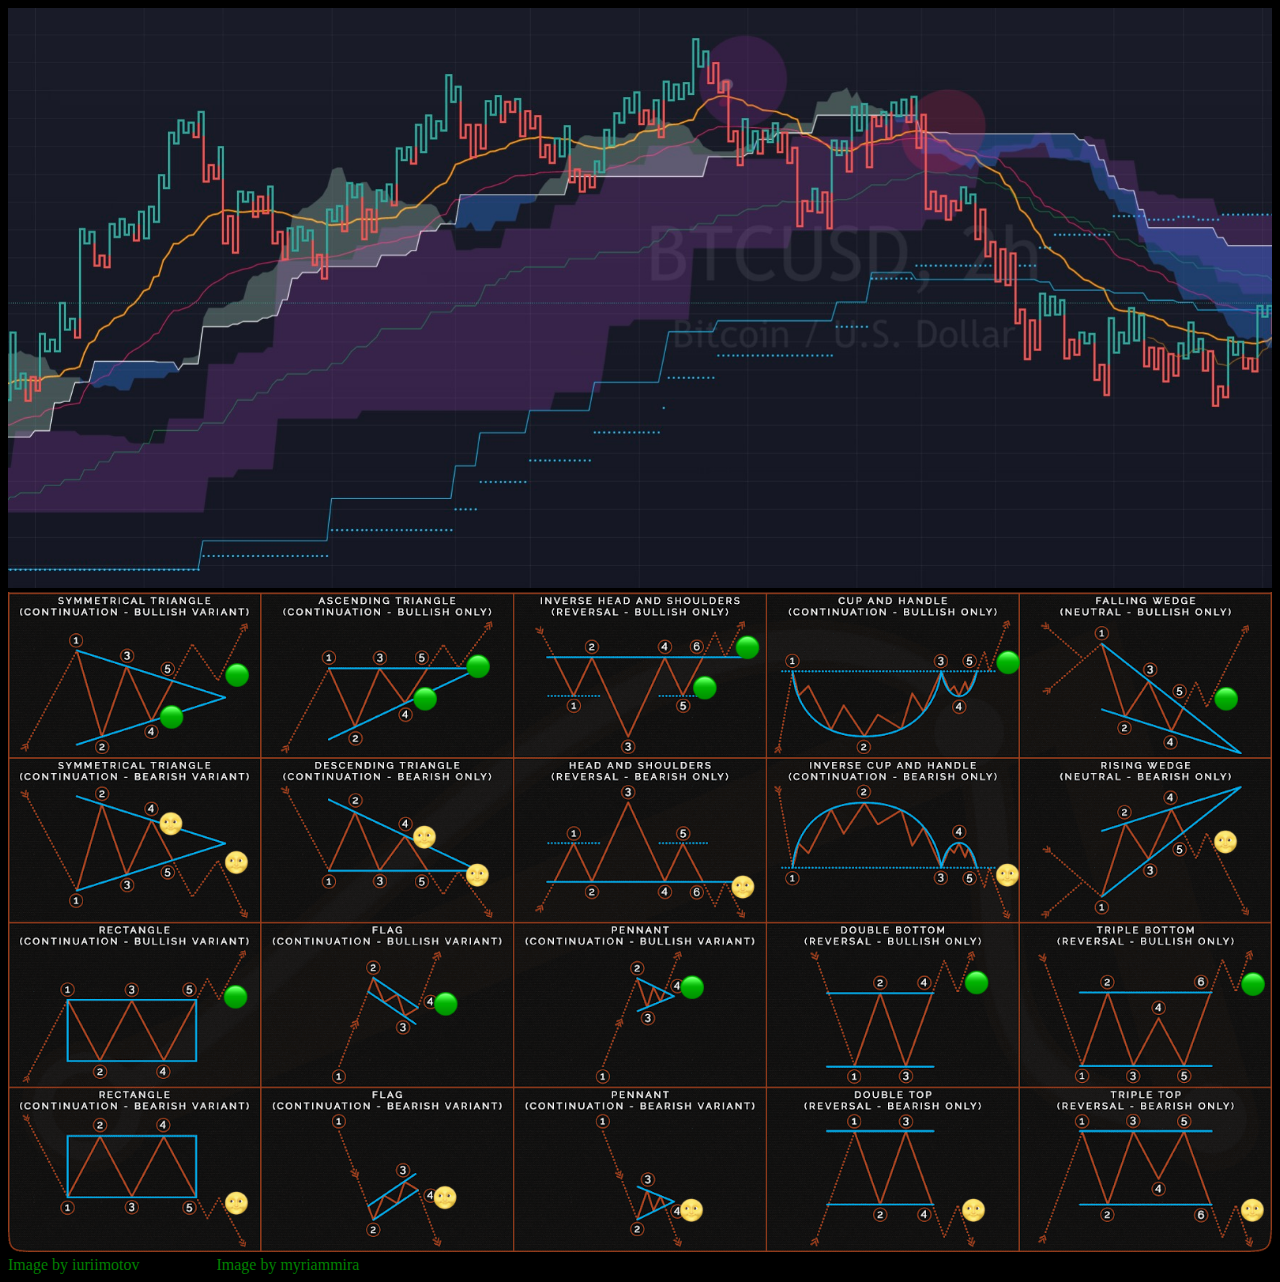
<file: attributions.html>
<!DOCTYPE html>
<html>
<head>
    <meta charset="UTF-8" />
    <meta http-equiv="X-UA-Compatible" content="IE=edge" />
    <meta name="viewport" content="width=device-width, initial-scale=1.0" />
    <link rel="stylesheet" type="text/css" href="main.css" />
    <title>treasurehidinafield</title>
</head>

<div>

<img src="img/pretty_chart3.jpg" class="img" alt="" width="100%">
<img src="img/chart_patterns.png" class="img" alt="tradingaxe.com" width="100%">
<a href="https://www.freepik.com/free-vector/cryptocurrency-3d-golden-coins-set-bitcoin-ripple-ethereum-litecoin-monero-other_9175918.htm#query=crypto%20logo&position=2&from_view=keyword">Image by iuriimotov</a> on Freepik
<a href="https://www.freepik.com/free-vector/popular-cryptocurrency-logos-set_23678052.htm#query=crypto&position=1&from_view=search">Image by myriammira</a> on Freepik
http://cliparts.co/paper-png

</div>



</body></html>
</file>
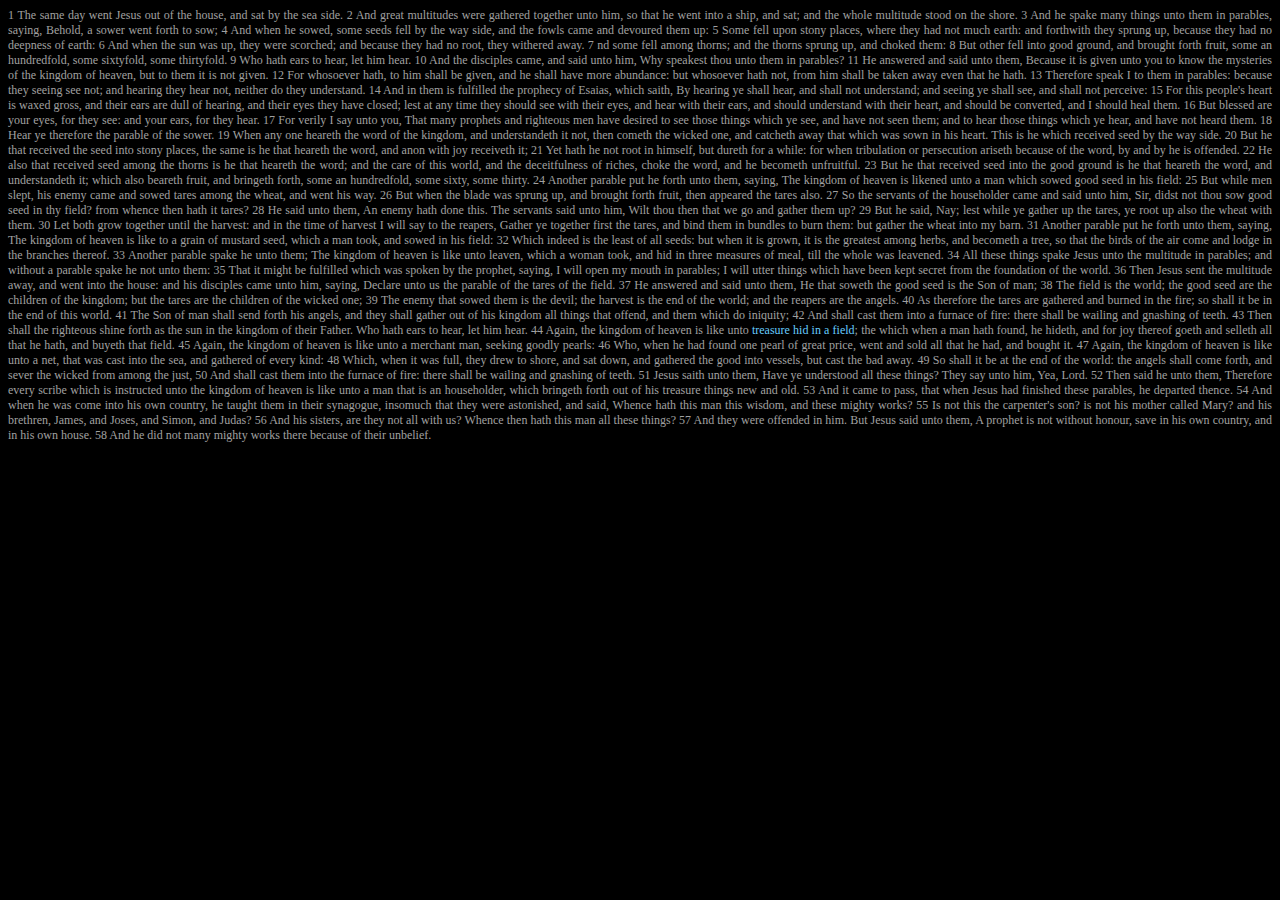
<file: bible.html>
<!DOCTYPE html>
<html>
<head>
    <meta charset="UTF-8" />
    <meta http-equiv="X-UA-Compatible" content="IE=edge" />
    <meta name="viewport" content="width=device-width, initial-scale=1.0" />
    <link rel="stylesheet" type="text/css" href="main.css" />
    <title>treasurehidinafield</title>
</head>

<div class="text_bible">
1 The same day went Jesus out of the house, and sat by the sea side.

2 And great multitudes were gathered together unto him, so that he went into a ship, and sat; and the whole multitude stood on the shore.

3 And he spake many things unto them in parables, saying, Behold, a sower went forth to sow;

4 And when he sowed, some seeds fell by the way side, and the fowls came and devoured them up:

5 Some fell upon stony places, where they had not much earth: and forthwith they sprung up, because they had no deepness of earth:

6 And when the sun was up, they were scorched; and because they had no root, they withered away.

7 nd some fell among thorns; and the thorns sprung up, and choked them:

8 But other fell into good ground, and brought forth fruit, some an hundredfold, some sixtyfold, some thirtyfold.

9 Who hath ears to hear, let him hear.

10 And the disciples came, and said unto him, Why speakest thou unto them in parables?

11 He answered and said unto them, Because it is given unto you to know the mysteries of the kingdom of heaven, but to them it is not given.

12 For whosoever hath, to him shall be given, and he shall have more abundance: but whosoever hath not, from him shall be taken away even that he hath.

13 Therefore speak I to them in parables: because they seeing see not; and hearing they hear not, neither do they understand.

14 And in them is fulfilled the prophecy of Esaias, which saith, By hearing ye shall hear, and shall not understand; and seeing ye shall see, and shall not perceive:

15 For this people's heart is waxed gross, and their ears are dull of hearing, and their eyes they have closed; lest at any time they should see with their eyes, and hear with their ears, and should understand with their heart, and should be converted, and I should heal them.

16 But blessed are your eyes, for they see: and your ears, for they hear.

17 For verily I say unto you, That many prophets and righteous men have desired to see those things which ye see, and have not seen them; and to hear those things which ye hear, and have not heard them.

18 Hear ye therefore the parable of the sower.

19 When any one heareth the word of the kingdom, and understandeth it not, then cometh the wicked one, and catcheth away that which was sown in his heart. This is he which received seed by the way side.

20 But he that received the seed into stony places, the same is he that heareth the word, and anon with joy receiveth it;

21 Yet hath he not root in himself, but dureth for a while: for when tribulation or persecution ariseth because of the word, by and by he is offended.

22 He also that received seed among the thorns is he that heareth the word; and the care of this world, and the deceitfulness of riches, choke the word, and he becometh unfruitful.

23 But he that received seed into the good ground is he that heareth the word, and understandeth it; which also beareth fruit, and bringeth forth, some an hundredfold, some sixty, some thirty.

24 Another parable put he forth unto them, saying, The kingdom of heaven is likened unto a man which sowed good seed in his field:

25 But while men slept, his enemy came and sowed tares among the wheat, and went his way.

26 But when the blade was sprung up, and brought forth fruit, then appeared the tares also.

27 So the servants of the householder came and said unto him, Sir, didst not thou sow good seed in thy field? from whence then hath it tares?

28 He said unto them, An enemy hath done this. The servants said unto him, Wilt thou then that we go and gather them up?

29 But he said, Nay; lest while ye gather up the tares, ye root up also the wheat with them.

30 Let both grow together until the harvest: and in the time of harvest I will say to the reapers, Gather ye together first the tares, and bind them in bundles to burn them: but gather the wheat into my barn.

31 Another parable put he forth unto them, saying, The kingdom of heaven is like to a grain of mustard seed, which a man took, and sowed in his field:

32 Which indeed is the least of all seeds: but when it is grown, it is the greatest among herbs, and becometh a tree, so that the birds of the air come and lodge in the branches thereof.

33 Another parable spake he unto them; The kingdom of heaven is like unto leaven, which a woman took, and hid in three measures of meal, till the whole was leavened.

34 All these things spake Jesus unto the multitude in parables; and without a parable spake he not unto them:

35 That it might be fulfilled which was spoken by the prophet, saying, I will open my mouth in parables; I will utter things which have been kept secret from the foundation of the world.

36 Then Jesus sent the multitude away, and went into the house: and his disciples came unto him, saying, Declare unto us the parable of the tares of the field.

37 He answered and said unto them, He that soweth the good seed is the Son of man;

38 The field is the world; the good seed are the children of the kingdom; but the tares are the children of the wicked one;

39 The enemy that sowed them is the devil; the harvest is the end of the world; and the reapers are the angels.

40 As therefore the tares are gathered and burned in the fire; so shall it be in the end of this world.

41 The Son of man shall send forth his angels, and they shall gather out of his kingdom all things that offend, and them which do iniquity;

42 And shall cast them into a furnace of fire: there shall be wailing and gnashing of teeth.

43 Then shall the righteous shine forth as the sun in the kingdom of their Father. Who hath ears to hear, let him hear.

44 Again, the kingdom of heaven is like unto <text_bible_2>treasure hid in a field</text_bible_2>; the which when a man hath found, he hideth, and for joy thereof goeth and selleth all that he hath, and buyeth that field.

45 Again, the kingdom of heaven is like unto a merchant man, seeking goodly pearls:

46 Who, when he had found one pearl of great price, went and sold all that he had, and bought it.

47 Again, the kingdom of heaven is like unto a net, that was cast into the sea, and gathered of every kind:

48 Which, when it was full, they drew to shore, and sat down, and gathered the good into vessels, but cast the bad away.

49 So shall it be at the end of the world: the angels shall come forth, and sever the wicked from among the just,

50 And shall cast them into the furnace of fire: there shall be wailing and gnashing of teeth.

51 Jesus saith unto them, Have ye understood all these things? They say unto him, Yea, Lord.

52 Then said he unto them, Therefore every scribe which is instructed unto the kingdom of heaven is like unto a man that is an householder, which bringeth forth out of his treasure things new and old.

53 And it came to pass, that when Jesus had finished these parables, he departed thence.

54 And when he was come into his own country, he taught them in their synagogue, insomuch that they were astonished, and said, Whence hath this man this wisdom, and these mighty works?

55 Is not this the carpenter's son? is not his mother called Mary? and his brethren, James, and Joses, and Simon, and Judas?

56 And his sisters, are they not all with us? Whence then hath this man all these things?

57 And they were offended in him. But Jesus said unto them, A prophet is not without honour, save in his own country, and in his own house.

58 And he did not many mighty works there because of their unbelief.</text_bible>
</div>



</body></html>
</file>
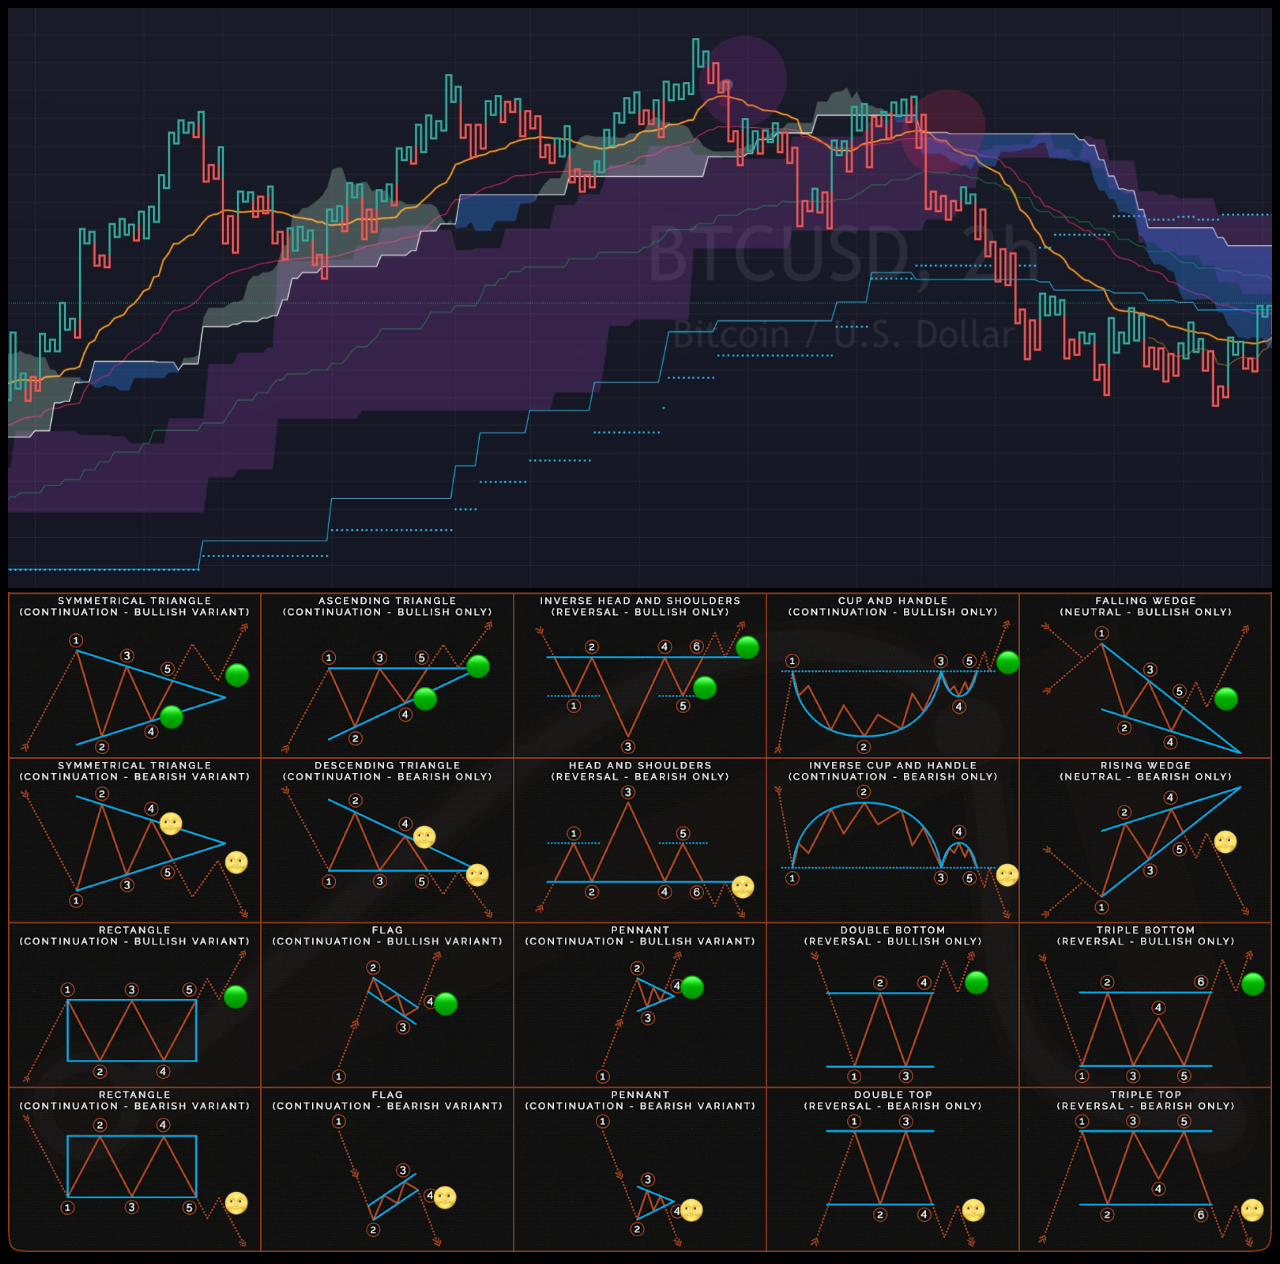
<file: charts.html>
<!DOCTYPE html>
<html>
<head>
    <meta charset="UTF-8" />
    <meta http-equiv="X-UA-Compatible" content="IE=edge" />
    <meta name="viewport" content="width=device-width, initial-scale=1.0" />
    <link rel="stylesheet" type="text/css" href="main.css" />
    <title>treasurehidinafield</title>
</head>

<div>

<img src="img/pretty_chart3.jpg" class="img" alt="" width="100%">
<img src="img/chart_patterns.png" class="img" alt="tradingaxe.com" width="100%">


</div>



</body></html>
</file>
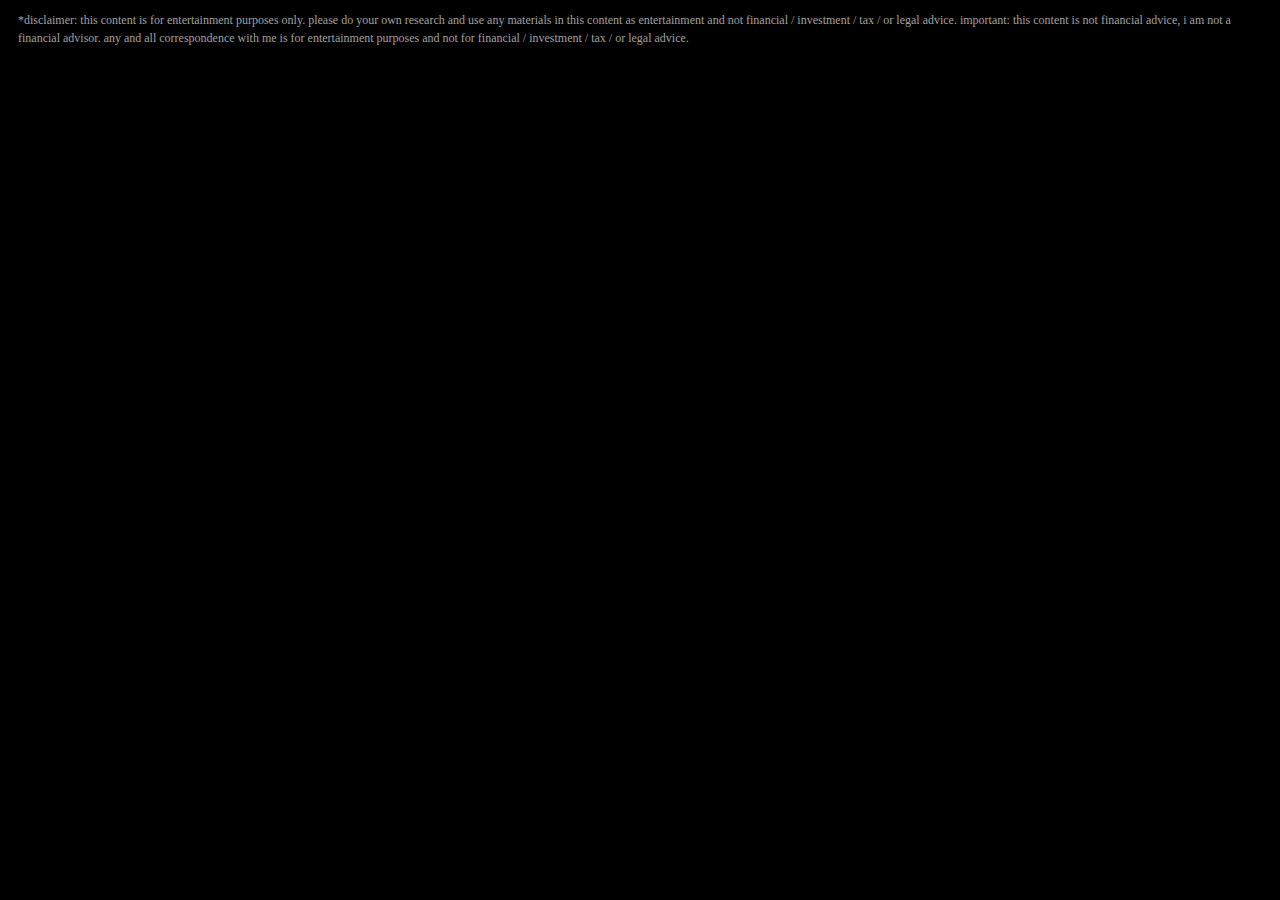
<file: footer.html>
<!DOCTYPE html>
<html>
<head>
    <meta charset="UTF-8" />
    <meta http-equiv="X-UA-Compatible" content="IE=edge" />
    <meta name="viewport" content="width=device-width, initial-scale=1.0" />
    <link rel="stylesheet" type="text/css" href="main.css" />
    <title>treasurehidinafield</title>
</head>

<body>


<div class="footer">
<text_footer>*disclaimer: this content is for entertainment purposes only. please do your own research and use any materials in this content as entertainment and not financial / investment / tax / or legal advice. important: this content is not financial advice, i am not a financial advisor. any and all correspondence with me is for entertainment purposes and not for financial / investment / tax / or legal advice.
</text_footer>

<!--<text_footer>*disclaimer: This content is for entertainment purposes only. Please do your own research and use any materials in this content as entertainment and not Financial / Investment / Tax / or Legal advice. Important: This content is not financial advice, I am not a financial advisor. Any and all correspondence with me is for entertainment purposes and not for Financial / Investment / Tax / or Legal advice.
</text_footer> -->

</div>


</body>
</html>
</file>
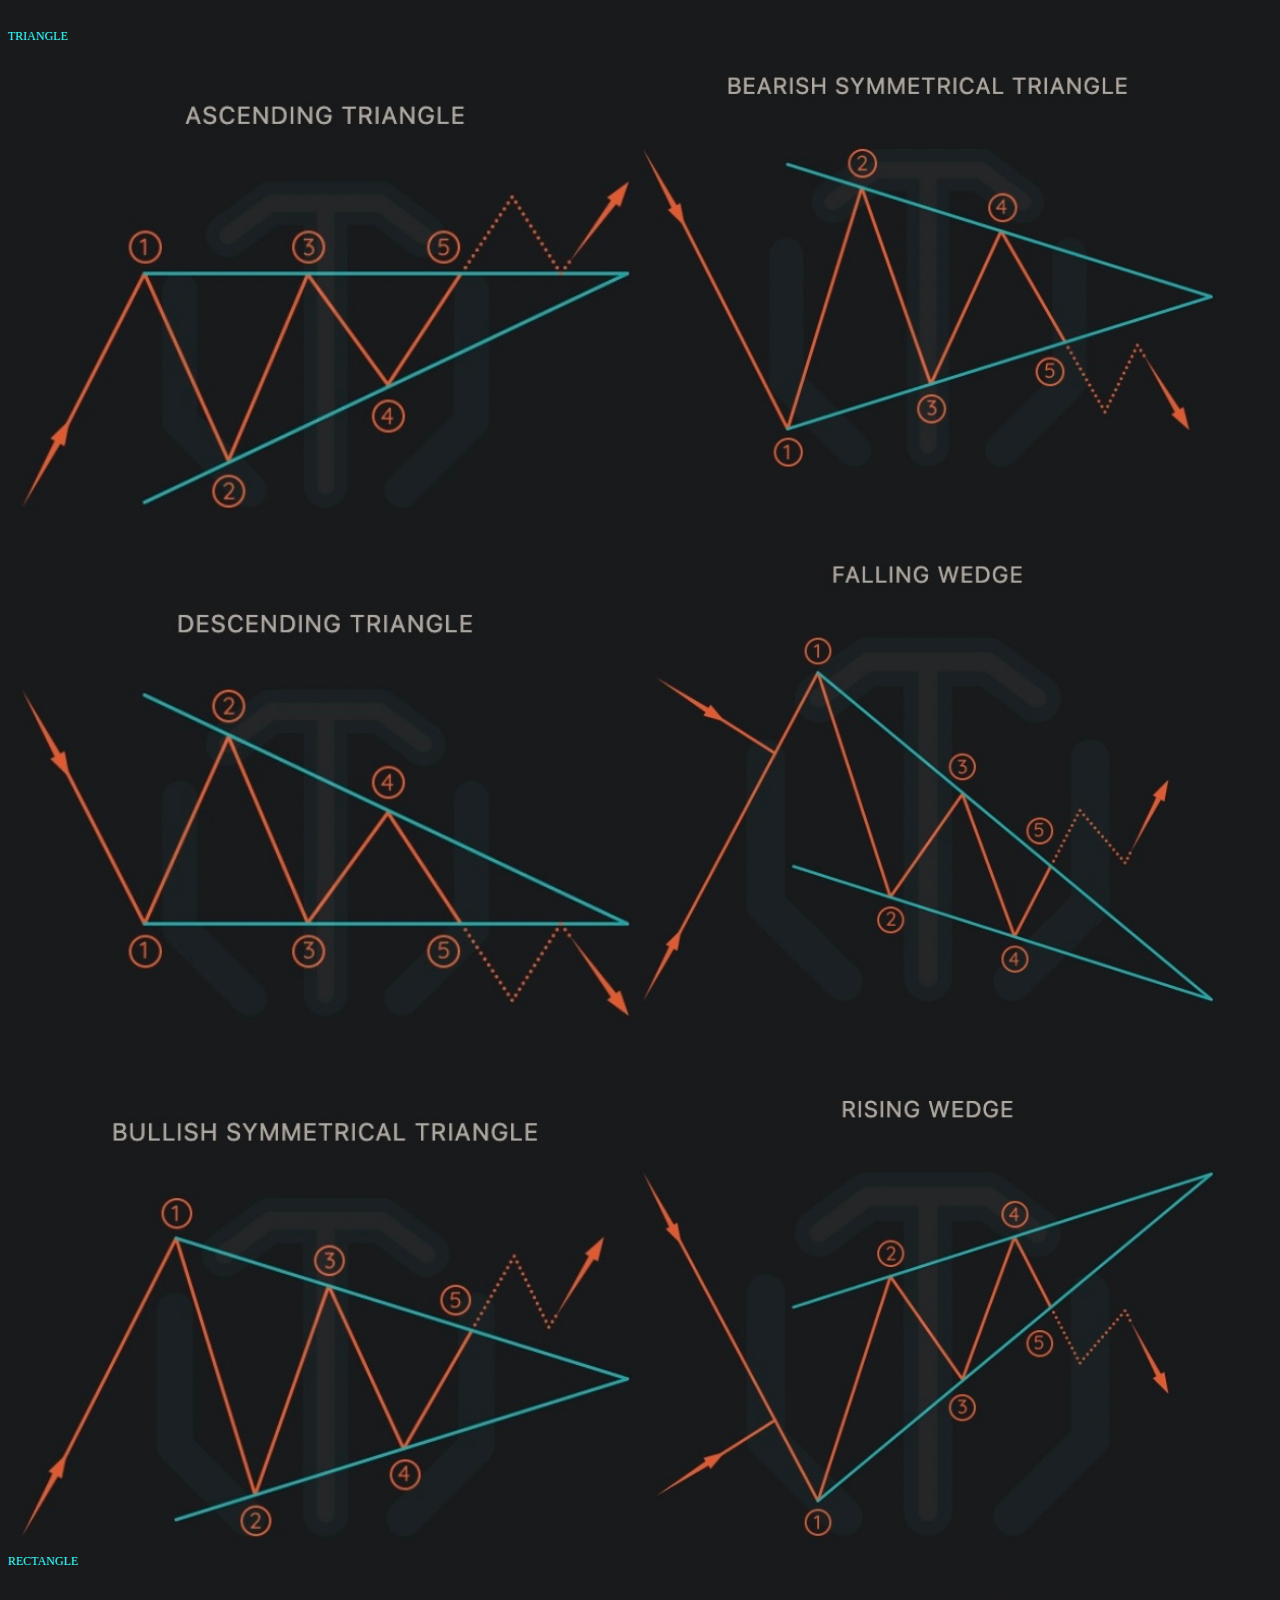
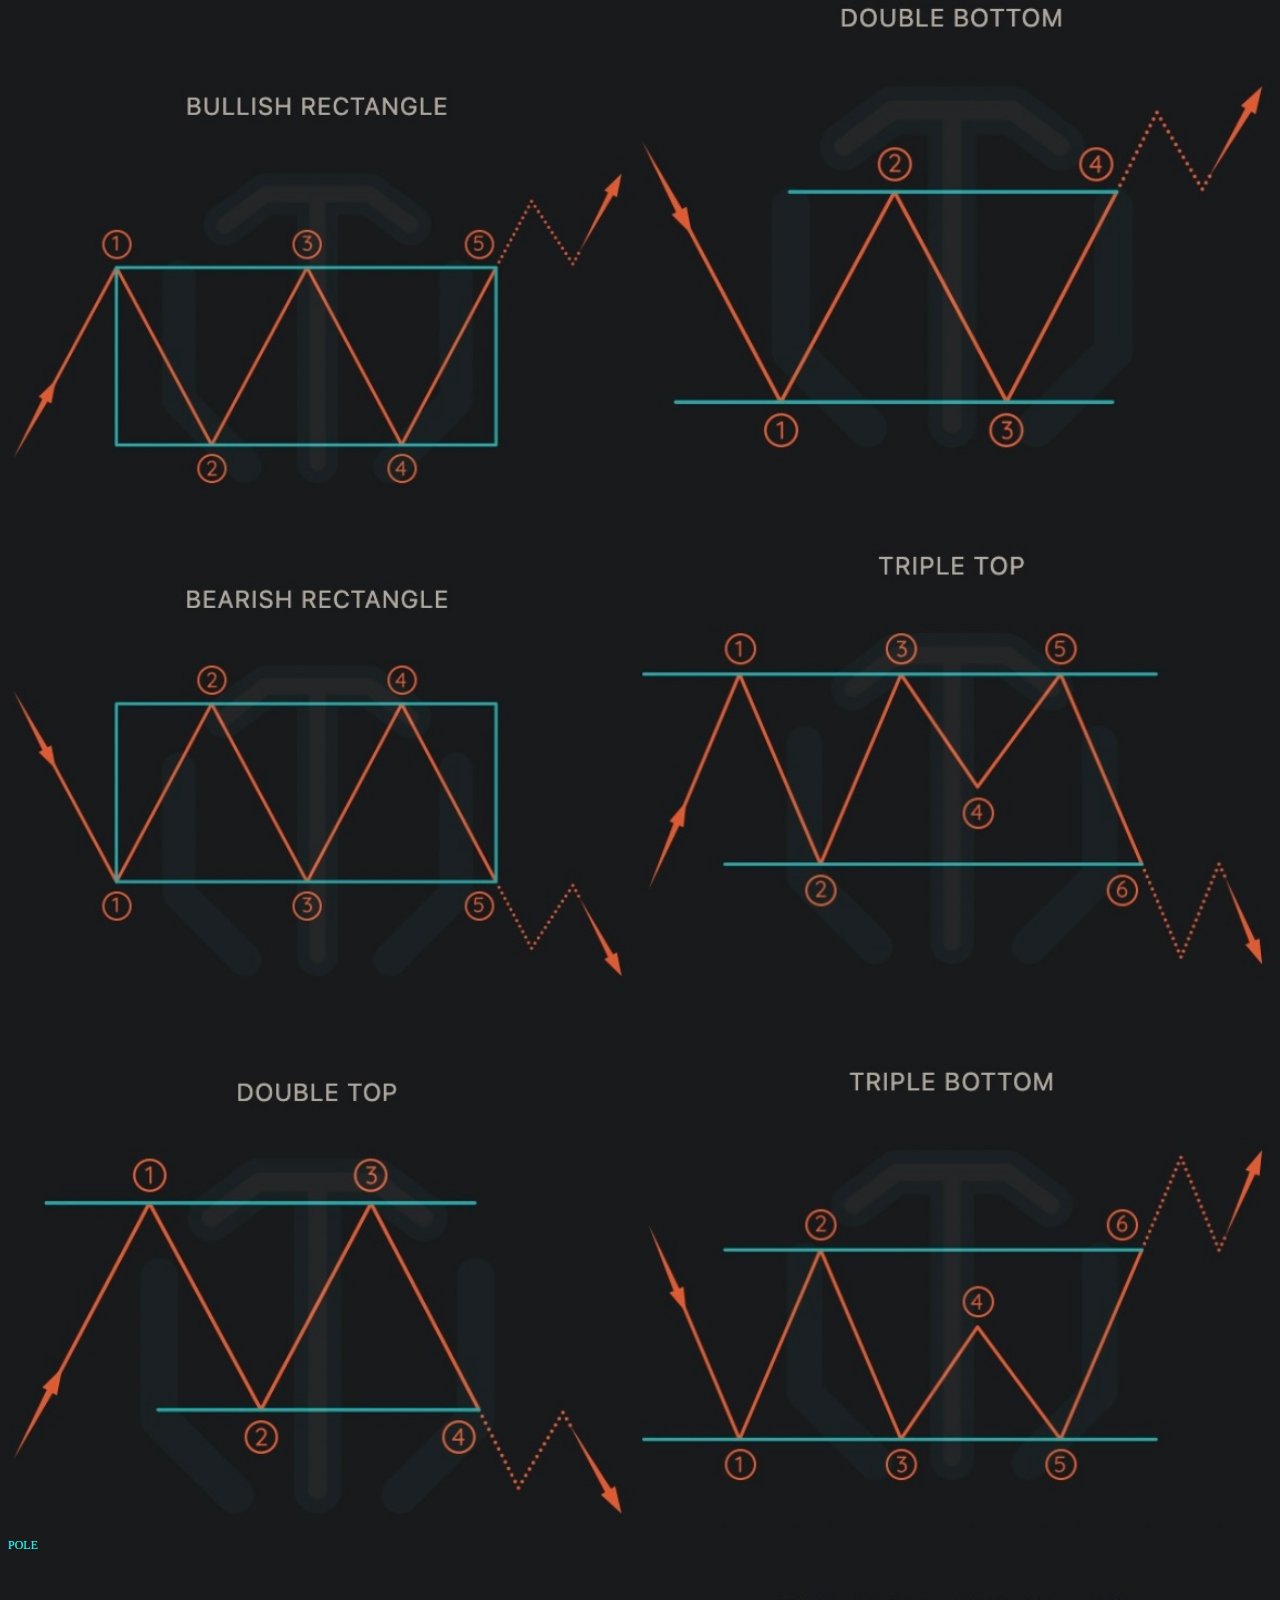
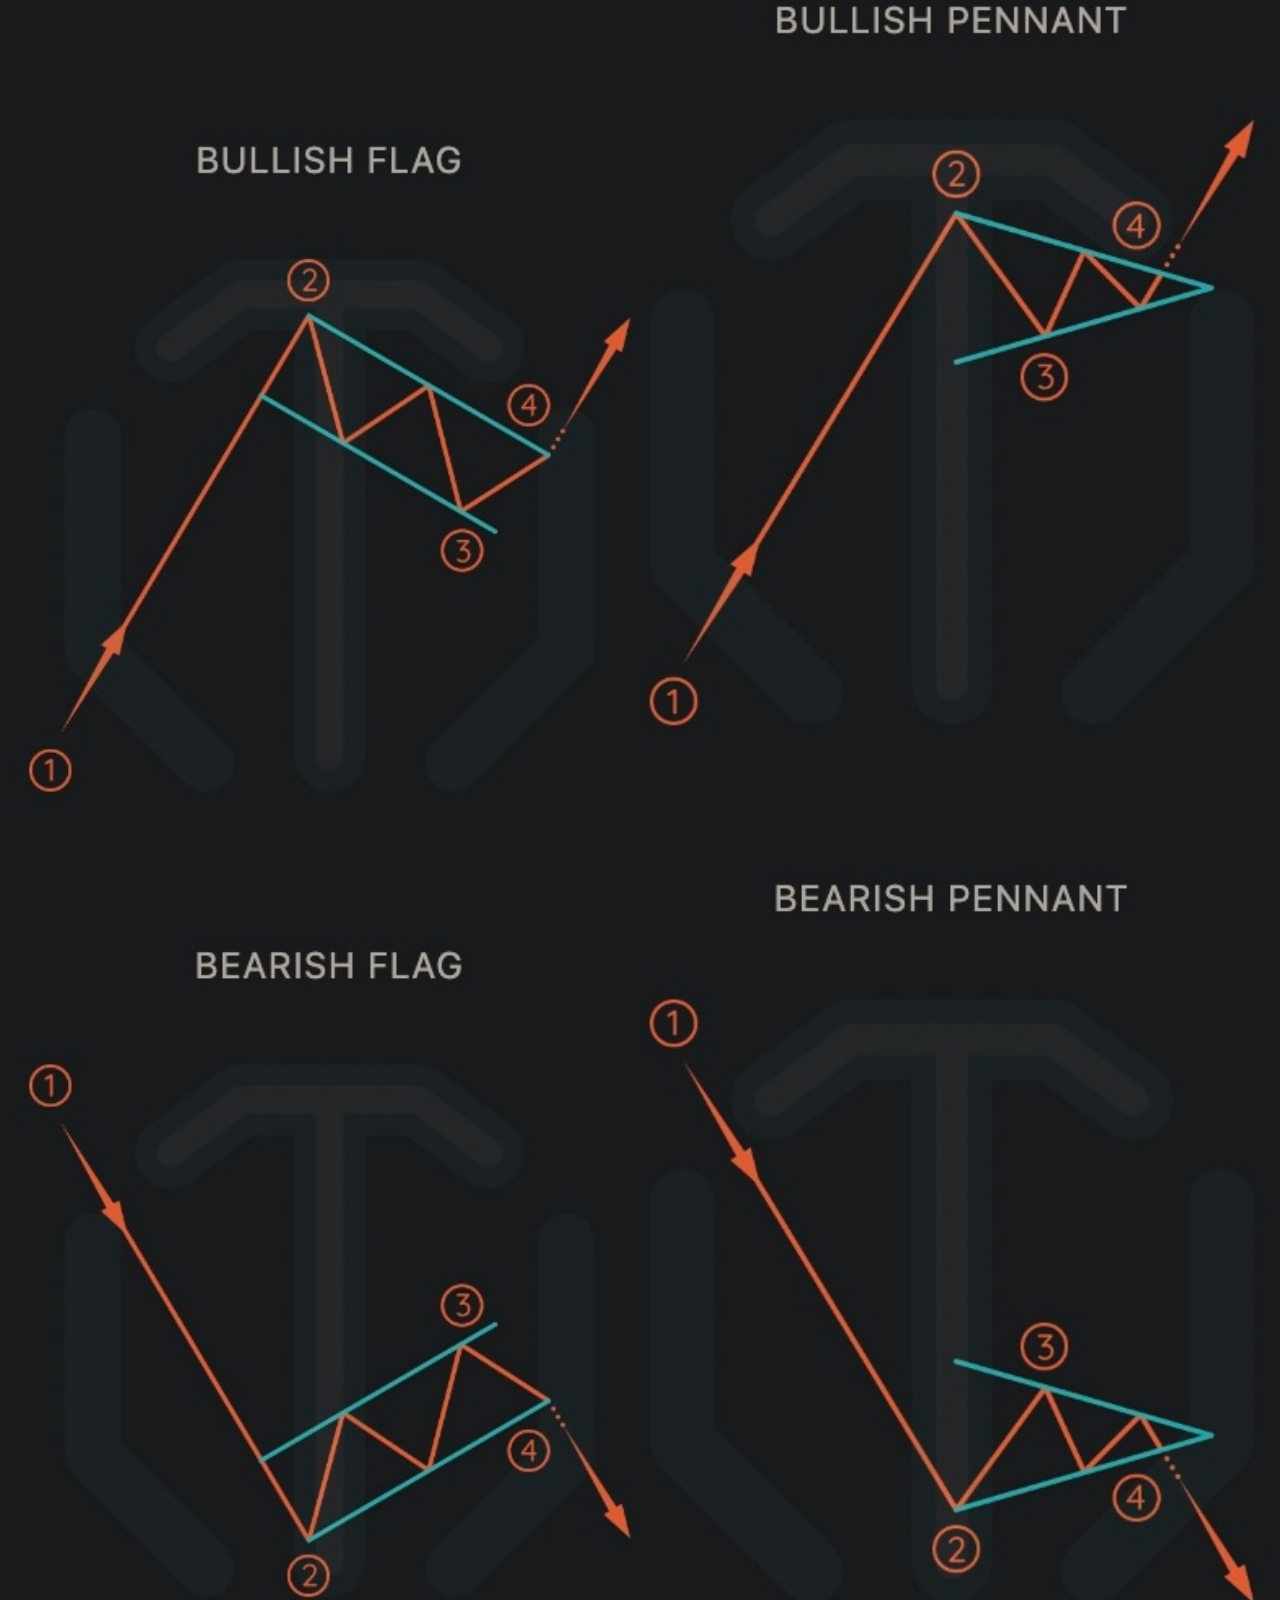
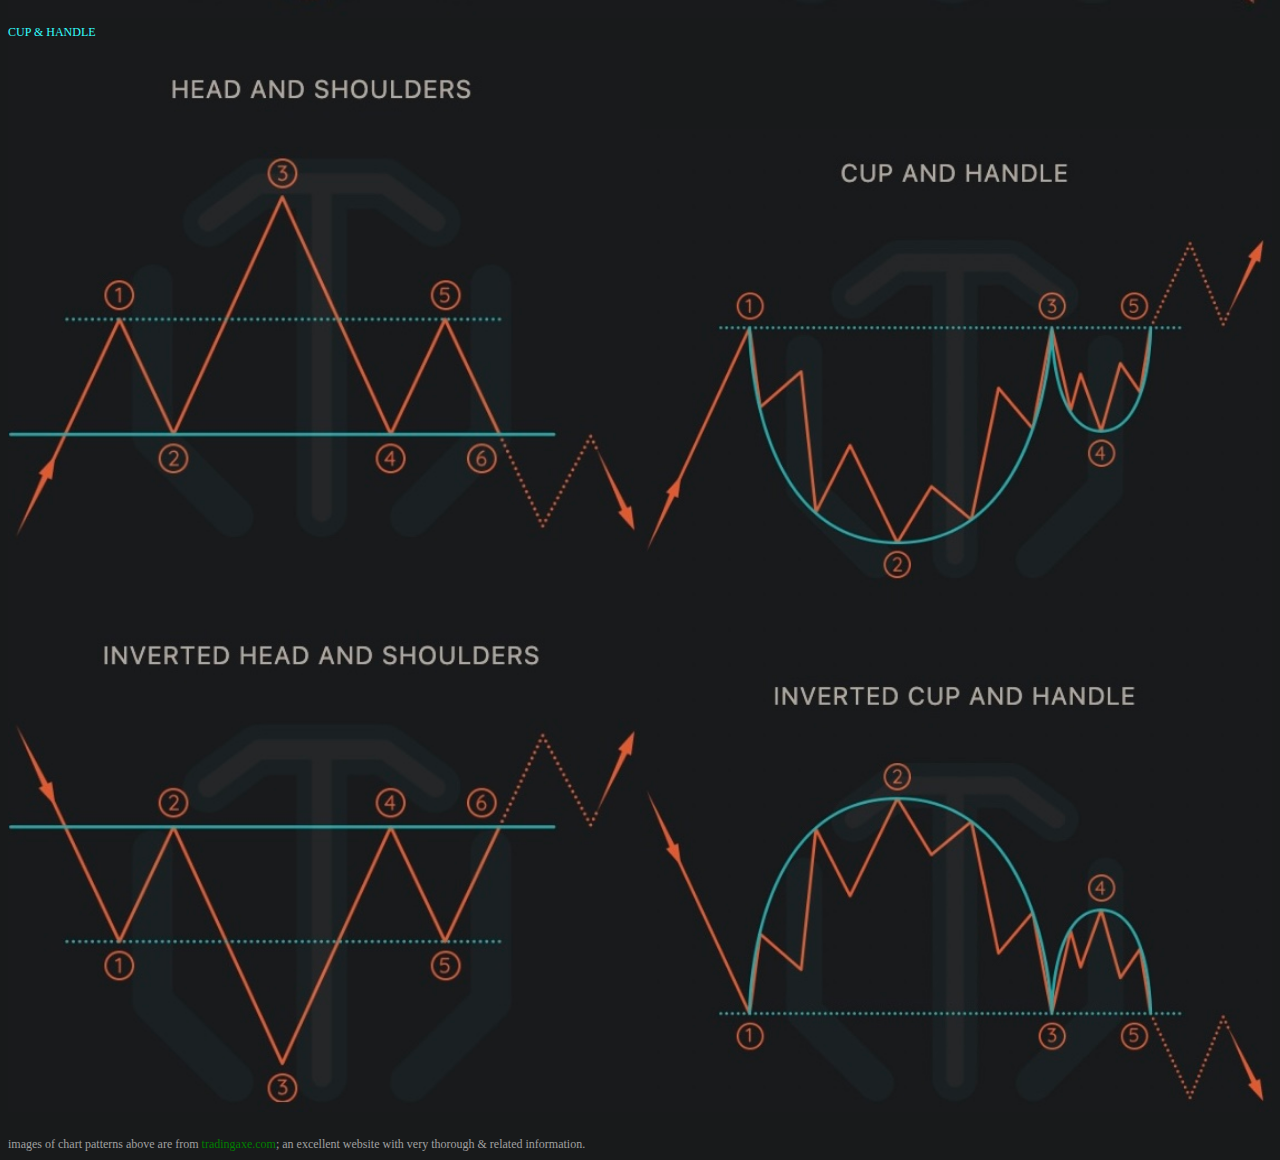
<file: left.html>
<!DOCTYPE html>
<html>
<head>
    <meta charset="UTF-8" />
    <meta http-equiv="X-UA-Compatible" content="IE=edge" />
    <meta name="viewport" content="width=device-width, initial-scale=1.0" />
    <link rel="stylesheet" type="text/css" href="main.css" />
    <title>treasurehidinafield</title>
<style>
body {
  background: #181a1b;
}
</style>
</head>
<body>

<div>
<br><t_gre>TRIANGLE
<br><img src="img/chart_pattern_1.jpg" class="img" alt="" width="50%"><img src="img/chart_pattern_2.jpg" class="img" alt="" width="46%">
<br>RECTANGLE
<br><img src="img/chart_pattern_3.jpg" class="img" alt="" width="50%"><img src="img/chart_pattern_4.jpg" class="img" alt="" width="50%">
<br>POLE
<br><img src="img/chart_pattern_5.jpg" class="img" alt="" width="50%"><img src="img/chart_pattern_6.jpg" class="img" alt="" width="50%">
<br>CUP & HANDLE
<br><img src="img/chart_pattern_7.jpg" class="img" alt="" width="50%"><img src="img/chart_pattern_8.jpg" class="img" alt="" width="50%">

</div>

<br><text_g>images of chart patterns above are from <a href="https://tradingaxe.com/learn" target="_blank">tradingaxe.com</a>; an excellent website with very thorough & related information.</text_g>



</body></html>
</file>
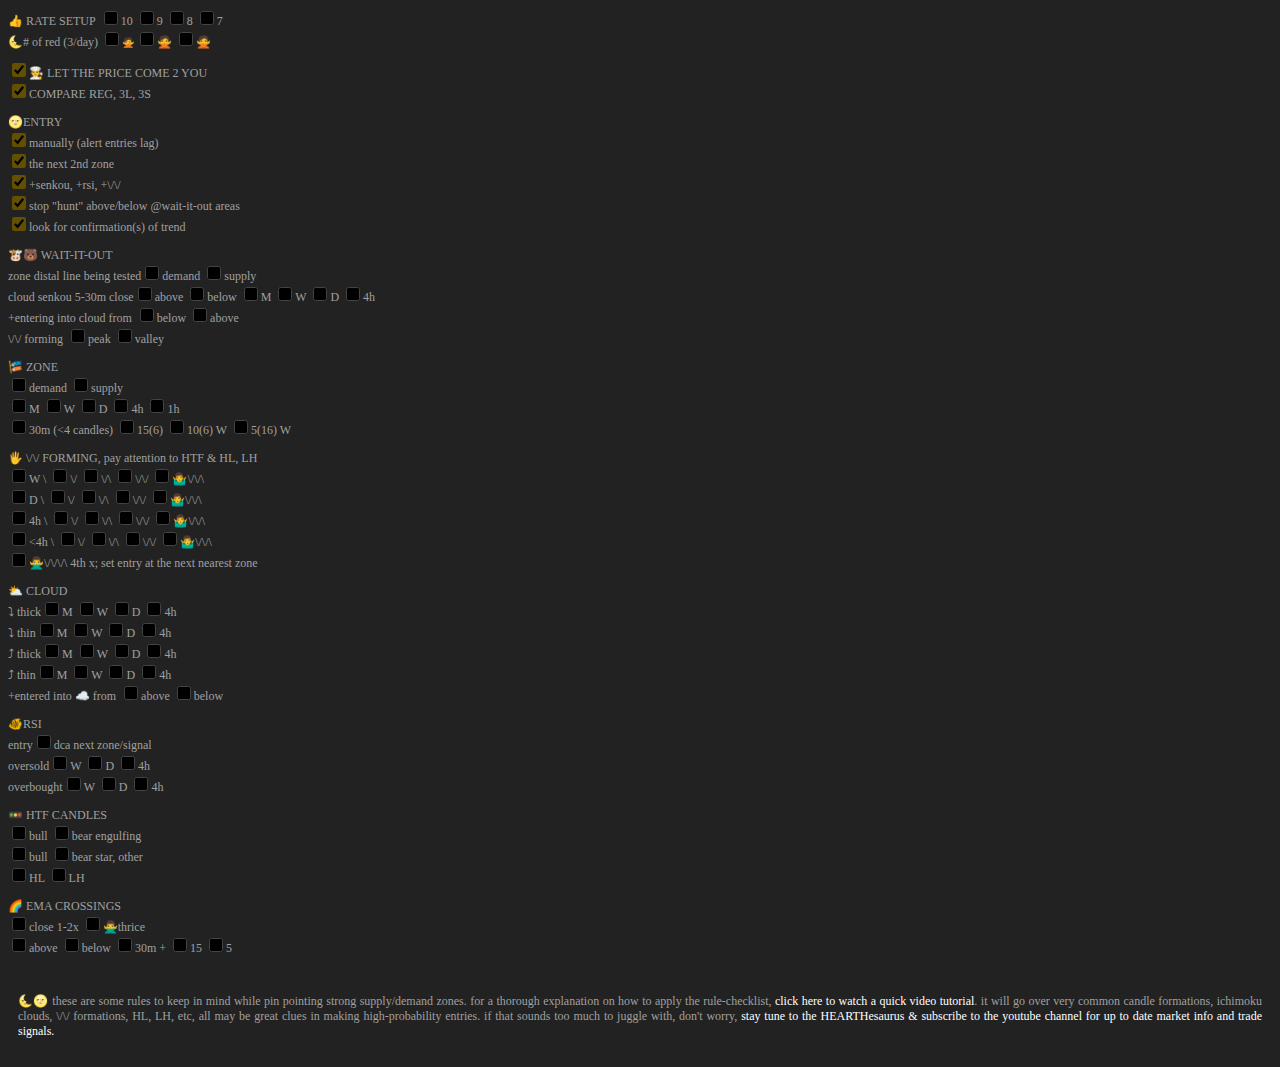
<file: rules.html>
<!DOCTYPE html>
<html>
<head>
    <meta charset="UTF-8" />
    <meta http-equiv="X-UA-Compatible" content="IE=edge" />
    <meta name="viewport" content="width=device-width, initial-scale=1.0" />
    <link rel="stylesheet" type="text/css" href="main.css" />
    <title>treasurehidinafield: rules</title>
    <body style="background-color:#222;">
</head>

<!--
<form action="/url" method="GET">
        <p><text_h>long signal</text_h></p>
        <input type="text">
    </form>
<form action="/url" method="GET">
        <p><text_h>short signal</text_h></p>
        <input type="text">
    </form>
-->
<div>
<dt><text_g>👍 RATE SETUP</text_g>
<text_f><input type="checkbox" class="green" id="1" name="count[]" value="1" onclick="green_count()"><label for="1">10    </label></text_f>
<text_f><input type="checkbox" class="green" id="2" name="count[]" value="1" onclick="green_count()"><label for="2">9    </label></text_f>
<text_f><input type="checkbox" class="green" id="3" name="count[]" value="1" onclick="green_count()"><label for="3">8    </label></text_f>
<text_f><input type="checkbox" class="green" id="4" name="count[]" value="1" onclick="green_count()"><label for="4">7    </label></text_f>
<dt><text_g>🌜# of red (3/day)    </text_g>
<text_a><input type="checkbox" class="gray" id="6" name="count[]" value="1" onclick="green_count()"><label for="6">🙅    </label></text_a>
<text_f><input type="checkbox" class="gray" id="7" name="count[]" value="1" onclick="green_count()"><label for="7">🙅    </label></text_f>
<text_f><input type="checkbox" class="gray" id="8" name="count[]" value="1" onclick="green_count()"><label for="8">🙅    </label></text_f>
<p style="font-size:10px"></p>
<text_e><input type="checkbox" class="gray" id="10" name="count[]" value="1" onclick="green_count()"checked><label for="10">🧑‍🍳 LET THE PRICE COME 2 YOU    </label></text_e>
<dt><text_e><input type="checkbox" class="gray" id="11" name="count[]" value="1" onclick="green_count()"checked><label for="11">COMPARE REG, 3L, 3S    </label></text_e>
<p style="font-size:10px"></p>
<dt><text_g>🌝ENTRY    </text_g>
<dt><text_f><input type="checkbox" class="gray" id="14" name="count[]" value="1" onclick="green_count()"checked><label for="14">manually (alert entries lag)    </label></text_f>
<dt><text_f><input type="checkbox" class="gray" id="15" name="count[]" value="1" onclick="green_count()"checked><label for="15">the next 2nd zone    </label></text_f>
<dt><text_f><input type="checkbox" class="gray" id="16" name="count[]" value="1" onclick="green_count()"checked><label for="16">+senkou, +rsi, +\/\/    </label></text_f>
<dt><text_f><input type="checkbox" class="gray" id="17" name="count[]" value="1" onclick="green_count()"checked><label for="17">stop "hunt" above/below @wait-it-out areas    </label></text_f>
<dt><text_f><input type="checkbox" class="gray" id="18" name="count[]" value="1" onclick="green_count()"checked><label for="18">look for confirmation(s) of trend    </label></text_f>
<p style="font-size:10px"></p>
<dt><text_e>🐮🐻 WAIT-IT-OUT    </text_e>
<dt><text_e>zone distal line being tested<input type="checkbox" class="gray" id="21" name="count[]" value="1" onclick="green_count()"><label for="21">demand     </label></text_e>
<text_e><input type="checkbox" class="gray" id="22" name="count[]" value="1" onclick="green_count()"><label for="22">supply     </label></text_e>
<dt><text_e>cloud  senkou 5-30m close<input type="checkbox" class="green" id="23" name="count[]" value="1" onclick="green_count()"><label for="23">above    </label></text_e>
<text_e><input type="checkbox" class="red" id="24" name="count[]" value="1" onclick="green_count()"><label for="24">below    </label></text_e>
<text_f><input type="checkbox" class="gray" id="25" name="count[]" value="1" onclick="green_count()"><label for="25">M    </label></text_f>
<text_f><input type="checkbox" class="gray" id="26" name="count[]" value="1" onclick="green_count()"><label for="26">W    </label></text_f>
<text_f><input type="checkbox" class="gray" id="27" name="count[]" value="1" onclick="green_count()"><label for="27">D    </label></text_f>
<text_f><input type="checkbox" class="gray" id="28" name="count[]" value="1" onclick="green_count()"><label for="28">4h    </label></text_f>
<dt><text_e>+entering into cloud from</text_e>
<text_e><input type="checkbox" class="gray" id="30" name="count[]" value="1" onclick="green_count()"><label for="30">below    </label></text_e>
<text_e><input type="checkbox" class="gray" id="31" name="count[]" value="1" onclick="green_count()"><label for="31">above    </label></text_e>
<dt><text_e>\/\/ forming</text_e>
<text_e><input type="checkbox" class="gray" id="33" name="count[]" value="1" onclick="green_count()"><label for="33">peak    </label></text_e>
<text_e><input type="checkbox" class="gray" id="34" name="count[]" value="1" onclick="green_count()"><label for="34">valley    </label></text_e>
<p style="font-size:10px"></p>
<dt><text_e>🎏 ZONE    </text_e>
<dt><text_e><input type="checkbox" class="green" id="37" name="count[]" value="1" onclick="green_count()"><label for="37">demand    </label></text_e>
<text_e><input type="checkbox" class="red" id="38" name="count[]" value="1" onclick="green_count()"><label for="38">supply    </label></text_e>
<dt><text_f><input type="checkbox" class="gray" id="39" name="count[]" value="1" onclick="green_count()"><label for="39">M    </label></text_f>
<text_f><input type="checkbox" class="gray" id="40" name="count[]" value="1" onclick="green_count()"><label for="40">W    </label></text_f>
<text_f><input type="checkbox" class="gray" id="41" name="count[]" value="1" onclick="green_count()"><label for="41">D    </label></text_f>
<text_f><input type="checkbox" class="gray" id="42" name="count[]" value="1" onclick="green_count()"><label for="42">4h    </label></text_f>
<text_f><input type="checkbox" class="gray" id="43" name="count[]" value="1" onclick="green_count()"><label for="43">1h    </label></text_f>
<dt><text_f><input type="checkbox" class="gray" id="44" name="count[]" value="1" onclick="green_count()"><label for="44">30m (<4 candles)    </label></text_f>
<text_f><input type="checkbox" class="gray" id="45" name="count[]" value="1" onclick="green_count()"><label for="45">15(6)    </label></text_f>
<text_f><input type="checkbox" class="gray" id="46" name="count[]" value="1" onclick="green_count()"><label for="46">10(6) W    </label></text_f>
<text_f><input type="checkbox" class="gray" id="47" name="count[]" value="1" onclick="green_count()"><label for="47">5(16) W    </label></text_f>
<p style="font-size:10px"></p>
<dt><text_e>🖐 \/\/ FORMING, pay attention to HTF & HL, LH</text_e>
<dt><text_f><input type="checkbox" class="green" id="50" name="count[]" value="1" onclick="green_count()"><label for="50">W \    </label></text_f>
<text_f><input type="checkbox" class="red" id="51" name="count[]" value="1" onclick="green_count()"><label for="51">\/    </label></text_f>
<text_f><input type="checkbox" class="green" id="52" name="count[]" value="1" onclick="green_count()"><label for="52">\/\    </label></text_f>
<text_f><input type="checkbox" class="gray" id="53" name="count[]" value="1" onclick="green_count()"><label for="53">\/\/    </label></text_f>
<text_f><input type="checkbox" class="red" id="54" name="count[]" value="1" onclick="green_count()"><label for="54">🤷‍♂️\/\/\    </label></text_f>
<dt><text_f><input type="checkbox" class="green" id="55" name="count[]" value="1" onclick="green_count()"><label for="55">D \    </label></text_f>
<text_f><input type="checkbox" class="red" id="56" name="count[]" value="1" onclick="green_count()"><label for="56">\/    </label></text_f>
<text_f><input type="checkbox" class="green" id="57" name="count[]" value="1" onclick="green_count()"><label for="57">\/\    </label></text_f>
<text_f><input type="checkbox" class="gray" id="58" name="count[]" value="1" onclick="green_count()"><label for="58">\/\/    </label></text_f>
<text_f><input type="checkbox" class="red" id="59" name="count[]" value="1" onclick="green_count()"><label for="59">🤷‍♂️\/\/\    </label></text_f>
<dt><text_f><input type="checkbox" class="green" id="60" name="count[]" value="1" onclick="green_count()"><label for="60">4h \    </label></text_f>
<text_f><input type="checkbox" class="red" id="61" name="count[]" value="1" onclick="green_count()"><label for="61">\/    </label></text_f>
<text_f><input type="checkbox" class="green" id="62" name="count[]" value="1" onclick="green_count()"><label for="62">\/\    </label></text_f>
<text_f><input type="checkbox" class="gray" id="63" name="count[]" value="1" onclick="green_count()"><label for="63">\/\/    </label></text_f>
<text_f><input type="checkbox" class="red" id="64" name="count[]" value="1" onclick="green_count()"><label for="64">🤷‍♂️\/\/\    </label></text_f>
<dt><text_f><input type="checkbox" class="green" id="65" name="count[]" value="1" onclick="green_count()"><label for="65"><4h \    </label></text_f>
<text_f><input type="checkbox" class="red" id="66" name="count[]" value="1" onclick="green_count()"><label for="66">\/    </label></text_f>
<text_f><input type="checkbox" class="green" id="67" name="count[]" value="1" onclick="green_count()"><label for="67">\/\    </label></text_f>
<text_f><input type="checkbox" class="gray" id="68" name="count[]" value="1" onclick="green_count()"><label for="68">\/\/    </label></text_f>
<text_f><input type="checkbox" class="red" id="69" name="count[]" value="1" onclick="green_count()"><label for="69">🤷‍♂️\/\/\    </label></text_f>
<dt><text_f><input type="checkbox" class="red" id="70" name="count[]" value="1" onclick="green_count()"><label for="70">🙅‍♂️\/\/\/\ 4th x; set entry at the next nearest zone    </label></text_f>
<p style="font-size:10px"></p>
<dt><text_e>⛅️ CLOUD    </text_e>
<dt><text_f>⤵ thick<input type="checkbox" class="green" id="73" name="count[]" value="1" onclick="green_count()"><label for="73">M    </label></text_f>
<text_f><input type="checkbox" class="green" id="74" name="count[]" value="1" onclick="green_count()"><label for="74">W    </label></text_f>
<text_f><input type="checkbox" class="green" id="75" name="count[]" value="1" onclick="green_count()"><label for="75">D    </label></text_f>
<text_f><input type="checkbox" class="green" id="76" name="count[]" value="1" onclick="green_count()"><label for="76">4h    </label></text_f>
<dt><text_f>⤵ thin<input type="checkbox" class="red" id="77" name="count[]" value="1" onclick="green_count()"><label for="77">M    </label></text_f>
<text_f><input type="checkbox" class="red" id="78" name="count[]" value="1" onclick="green_count()"><label for="78">W    </label></text_f>
<text_f><input type="checkbox" class="red" id="79" name="count[]" value="1" onclick="green_count()"><label for="79">D    </label></text_f>
<text_f><input type="checkbox" class="red" id="80" name="count[]" value="1" onclick="green_count()"><label for="80">4h    </label></text_f>
<dt><text_f>⤴ thick<input type="checkbox" class="red" id="81" name="count[]" value="1" onclick="green_count()"><label for="81">M    </label></text_f>
<text_f><input type="checkbox" class="red" id="82" name="count[]" value="1" onclick="green_count()"><label for="82">W    </label></text_f>
<text_f><input type="checkbox" class="red" id="83" name="count[]" value="1" onclick="green_count()"><label for="83">D    </label></text_f>
<text_f><input type="checkbox" class="red" id="84" name="count[]" value="1" onclick="green_count()"><label for="84">4h    </label></text_f>
<dt><text_f>⤴ thin<input type="checkbox" class="green" id="85" name="count[]" value="1" onclick="green_count()"><label for="85">M    </label></text_f>
<text_f><input type="checkbox" class="green" id="86" name="count[]" value="1" onclick="green_count()"><label for="86">W    </label></text_f>
<text_f><input type="checkbox" class="green" id="87" name="count[]" value="1" onclick="green_count()"><label for="87">D    </label></text_f>
<text_f><input type="checkbox" class="green" id="88" name="count[]" value="1" onclick="green_count()"><label for="88">4h    </label></text_f>
<dt><text_e>+entered into ☁️ from</text_e>
<text_e><input type="checkbox" class="red" id="90" name="count[]" value="1" onclick="green_count()"><label for="90">above    </label></text_e>
<text_e><input type="checkbox" class="green" id="91" name="count[]" value="1" onclick="green_count()"><label for="91">below    </label></text_e>
<p style="font-size:10px"></p>
<dt><text_e>🐠RSI    </text_e>
<dt><text_f>entry<input type="checkbox" class="gray" id="94" name="count[]" value="1" onclick="green_count()"><label for="94">dca next zone/signal    </label></text_f>
<dt><text_e>oversold<input type="checkbox" class="green" id="95" name="count[]" value="1" onclick="green_count()"><label for="95">W    </label></text_e>
<text_f><input type="checkbox" class="green" id="96" name="count[]" value="1" onclick="green_count()"><label for="96">D    </label></text_f>
<text_f><input type="checkbox" class="green" id="97" name="count[]" value="1" onclick="green_count()"><label for="97">4h    </label></text_f>
<dt><text_f>overbought<input type="checkbox" class="red" id="98" name="count[]" value="1" onclick="green_count()"><label for="98">W    </label></text_f>
<text_f><input type="checkbox" class="red" id="99" name="count[]" value="1" onclick="green_count()"><label for="99">D    </label></text_f>
<text_f><input type="checkbox" class="red" id="100" name="count[]" value="1" onclick="green_count()"><label for="100">4h    </label></text_f>

<p style="font-size:10px"></p>
<dt><text_e>🚥 HTF CANDLES    </text_e>
<dt><text_f><input type="checkbox" class="green" id="104" name="count[]" value="1" onclick="green_count()"><label for="104">bull    </label></text_f>
<text_f><input type="checkbox" class="red" id="105" name="count[]" value="1" onclick="green_count()"><label for="105">bear engulfing    </label></text_f>
<dt><text_f><input type="checkbox" class="green" id="106" name="count[]" value="1" onclick="green_count()"><label for="106">bull    </label></text_f>
<text_f><input type="checkbox" class="red" id="107" name="count[]" value="1" onclick="green_count()"><label for="107">bear star, other    </label></text_f>
<dt><text_f><input type="checkbox" class="green" id="108" name="count[]" value="1" onclick="green_count()"><label for="108">HL    </label></text_f>
<text_f><input type="checkbox" class="red" id="109" name="count[]" value="1" onclick="green_count()"><label for="109">LH    </label></text_f>

<p style="font-size:10px"></p>
<dt><text_e>🌈 EMA CROSSINGS    </text_e>
<dt><text_f><input type="checkbox" class="green" id="113" name="count[]" value="1" onclick="green_count()"><label for="113">close 1-2x    </label></text_f>
<text_f><input type="checkbox" class="gray" id="114" name="count[]" value="1" onclick="green_count()"><label for="114">🙅‍♂️thrice    </label></text_f>
<dt><text_f><input type="checkbox" class="green" id="115" name="count[]" value="1" onclick="green_count()"><label for="115">above    </label></text_f>
<text_f><input type="checkbox" class="red" id="116" name="count[]" value="1" onclick="green_count()"><label for="116">below    </label></text_f>
<text_f><input type="checkbox" class="gray" id="117" name="count[]" value="1" onclick="green_count()"><label for="117">30m +    </label></text_f>
<text_f><input type="checkbox" class="gray" id="118" name="count[]" value="1" onclick="green_count()"><label for="118">15    </label></text_f>
<text_f><input type="checkbox" class="gray" id="119" name="count[]" value="1" onclick="green_count()"><label for="119">5    </label></text_f>

<p style="font-size:10px"></p>
</div>
<br><div class="text">🌜🌝 these are some rules to keep in mind while pin pointing strong supply/demand zones. for a thorough explanation on how to apply the rule-checklist, <a href="" target="_blank">click here to watch a quick video tutorial</a>. it will go over very common candle formations, ichimoku clouds, \/\/ formations, HL, LH, etc, all may be great clues in making high-probability entries. if that sounds too much to juggle with, don't worry, <t_whi>stay tune to the HEARTHesaurus & subscribe to the youtube channel for up to date market info and trade signals.


<p style="font-size:10px"></p>


</body></html>
</file>
<file: main.css>
/* frames and containers*/
.container {
  position: relative;
  width: 100%;
  overflow: hidden;
  padding-top: %; /* 1:1 Aspect Ratio */
}
.image {
  position: relative;
  width: 100%;
  overflow: hidden;
  padding-top: 100%; /* 1:1 Aspect Ratio */
}
.info101 {
  position: center;
  overflow: hidden;
  width: 100%;
  padding-top: ; /* 1:1 Aspect Ratio */
  margin: 0px;
}
.iframe1 {
  position: absolute;
  float: left;
  top: 0;
  left: 0;
  bottom: 0;
  right: 0;
  width: 49%;
  height: 100%;
  border: none;
  overflow: hidden;
  align: left;
}

.iframe2 {
  position: absolute;
  float: left;
  top: 0;
  left: 0;
  bottom: 0;
  right: 0;
  width: 49%;
  height: 100%;
  border: none;
  overflow: hidden;
  aligh: left;
}
.top2_container {
  float:center;
  width:100%;
  height:300px;
  border:none;
}
.menu {
  float:right;
  width:100vw;
  height:500px;
  border:none;
}
.right_container {
  float:right;
  width:50%;
  height:65em;
  border:none;
}
.left_container {
  float:left;
  width:50%;
  height:65em;
  border:none;
}
.chart_container {
  float:left;
  width:100%;
  height:500px;
  border:none;
}
.footer_container {
  float:left;
  width:100%;
  height:;
  border:none;
}
.footer {
  position: center;
  overflow: hidden;
  width: ;
  padding-top: ; /* 1:1 Aspect Ratio */
  margin: 10px;
}
.column {
  float: left;
  width: 50%;
  padding: ;
  height: 300px; /* Should be removed. Only for demonstration */
}

/* Clear floats after the columns */
.row:after {
  content: "";
  display: table;
  clear: both;
}


/*html pages*/
.rules {
  float:left;
  margin: 10px 10px;
}




/* sticky menu*/
.top_container {
  background-color: ;
  padding: 18px;
  text-align: center;
}

.sticky_container { /*.header, the period "." infront allow for different class, "#" would be for different id*/
  padding: ;
  background: ;
  width: 100%;
  color: ;
  text-align: center; /*🐠*/
  position: ; /*float:right will not work with position:fixed*/
  right: 0px; /*right:0 and position:fixed will allow for header to be on the right and also stick*/
  border-width: ;
  border-style: ;
  border-color: ;
}

.content {
  padding: 0px;
}

.sticky {
  position: fixed;
  top: 0px;
  left: 0px;
  width: 100%;
}

.sticky + .content {
  padding-top: 0px;
}




/*button links in sticky menu*/
.link-button{
  text-decoration: none; /* Removes underline */
  color: white;
  font-size: 0.8em;
  background: #444;
  padding: 8px 8px;
  border-radius: 0px;
  cursor: pointer;
  display: inline-block;
  white-space: nowrap;  /* Stops text wrapping */
}
.link-button:hover{
  background: #000;  /* Adds hover effect 138496*/
}
.link-button:active{
  background: #04404a;  /* Adds click effect */
}
/*button links in sticky menu*/
.link-button1{
  text-decoration: none; /* Removes underline */
  color: white;
  font-size: 0.8em;
  background: #888;
  padding: 0px;
  border-radius: 3px;
  cursor: pointer;
  display: inline-block;
  white-space: nowrap;  /* Stops text wrapping */
}
.link-button1:hover{
  background: #000;  /* Adds hover effect */
}
.link-button1:active{
  background: #04404a;  /* Adds click effect */
}











/*images resize on hover*/
.img_opacity1 {
  opacity: ;
  vertical-align: middle;
}
.img_center {
  display: inline;
  text-align: center;
  vertical-align: middle;
  padding: 0px;
}
.img_right { /*.header, the period "." infront allow for different class, "#" would be for different id*/
  padding: ;
  background: ;
  width: 50px;
  color: ;
  text-align: right; /*🐠*/
  position: ; /*float:right will not work with position:fixed*/
  right: 0px; /*right:0 and position:fixed will allow for header to be on the right and also stick*/
  border-width: ;
  border-style: ;
  border-color: ;
  float: right;
  margin: 10px;
}
.img_left { /*.header, the period "." infront allow for different class, "#" would be for different id*/
  padding: 5px;
  background: ;
  width: 100px;
  color: ;
  text-align: right; /*🐠*/
  position: right; /*float:right will not work with position:fixed*/
  right: 0px; /*right:0 and position:fixed will allow for header to be on the right and also stick*/
  border-width: 2px ;
  border-style: dotted ;
  border-color: #555;
  float: left;
  margin: 10px;
}
.img_coin1 { /*.header, the period "." infront allow for different class, "#" would be for different id*/
  padding: ;
  background: ;
  width: 25px;
  color: ;
  text-align: right; /*🐠*/
  position: ; /*float:right will not work with position:fixed*/
  right: 0px; /*right:0 and position:fixed will allow for header to be on the right and also stick*/
  border-width: ;
  border-style: ;
  border-color: ;
  vertical-align: middle;
}
.img:hover{
  /*
  color: #424242;
  -webkit-transition: all .3s ease-in;
  -moz-transition: all .3s ease-in;
  -ms-transition: all .3s ease-in;
  -o-transition: all .3s ease-in;
  transition: all .3s ease-in;
  opacity: 1;
  transform: scale(3);
  -ms-transform: scale(6); /* IE 9
  -webkit-transform: scale(6); /* Safari and Chrome */
  }
#borderimg1 {
  border: 30px solid transparent;
  padding: 0px;
  border-image: url(img/stamp2.png) round 30 ;
  width: 100px;
             filter: drop-shadow(5px 5px 5px #222);
}

 .imageContainer {
       width:30px;
       height:30px;
       background-image: url(img/compass.png);
 }

input[type=text]{
  color: white;
  background:black;
  text-align: right;
}






/* button not fixed width*/
button {
  display: inline-block;
  background-color: #111111;
  border-radius: 3px;
  border: 2px double #444444;
  color: #eeeeee;
  text-align: center;
  font-size: 12px;
  padding: 0px;
  width: ;
  transition: all 0.3s;
  cursor: pointer;
  margin: 0px;
  }
button span {
  cursor: pointer;
  display: inline-block;
  position: relative;
  transition: 0.5s;
  }
button span:after {
  content: '\00bb';
  position: absolute;
  opacity: 0;
  top: 0;
  right: -20px;
  transition: 0.5s;
  }
button:hover {
  background-color: #0033ff;
  }
button:hover span {
  padding-right: 25px;
  }
button:hover span:after {
  opacity: 1;
  right: 0;
  }

/* button fixed width
button {
  display: inline-block;
  background-color: #111111;
  border-radius: 3px;
  border: 2px double #444444;
  color: #eeeeee;
  text-align: center;
  font-size: 10px;
  padding: 0px;
  width: 35px;
  transition: all 0.3s;
  cursor: pointer;
  margin: 0px;
  }
button span {
  cursor: pointer;
  display: inline-block;
  position: relative;
  transition: 0.5s;
  }
button span:after {
  content: '\00bb';
  position: absolute;
  opacity: 0;
  top: 0;
  right: -20px;
  transition: 0.5s;
  }
button:hover {
  background-color: #666666;
  }
button:hover span {
  padding-right: 25px;
  }
button:hover span:after {
  opacity: 1;
  right: 0;
  }
  */




button_reg {
             display: inline-block;
             background-color: #444444;
             border-radius: 3px;
             border: 2px double #444444;
             color: #eeeeee;
             text-align: center;
             font-size: 10px;
             padding: 0px;
             width: 35px;
             transition: all 0.3s;
             cursor: pointer;
             margin: 0px;
           }

     button_a {
             display: inline-block;
             background-color: green;
             border-radius: 3px;
             border: 2px double green;
             color: #eeeeee;
             text-align: center;
             font-size: 10px;
             padding: 0px;
             width: 35px;
             transition: all 0.3s;
             cursor: pointer;
             margin: 0px;
           }
           button_b {
                   display: inline-block;
                   background-color: purple;
                   border-radius: 3px;
                   border: 2px double purple;
                   color: #eeeeee;
                   text-align: center;
                   font-size: 10px;
                   padding: 0px;
                   width: 35px;
                   transition: all 0.3s;
                   cursor: pointer;
                   margin: 0px;
                 }
                 button_c {
                         display: inline-block;
                         background-color: black;
                         border-radius: 3px;
                         border: 2px double black;
                         color: #eeeeee;
                         text-align: center;
                         font-size: 10px;
                         padding: 0px;
                         width: 35px;
                         transition: all 0.3s;
                         cursor: pointer;
                         margin: 0px;
                       }







/*form checkboxes*/
input.red {
transform: scale(/*preferred magnification*/);
width: 14px;
height: 14px;
background-color: #ffffff;
border-radius: 999px;
filter: invert(100%) hue-rotate(300deg) brightness(0.5);
}
input.green {
transform: scale(/*preferred magnification*/);
width: 14px;
height: 14px;
background-color: #ffffff;
border-radius: 999px;
filter: invert(100%) hue-rotate(80deg) brightness(0.5);
}
input.gray {
transform: scale(/*preferred magnification*/);
width: 14px;
height: 14px;
background-color: #ffffff;
border-radius: 999px;
filter: invert(100%) hue-rotate(20deg) brightness(0.5);
}
input.graysm {
transform: scale(/*preferred magnification*/);
width: 10px;
height: 10px;
background-color: #000000;
border-radius: 999px;
filter: invert(100%) hue-rotate(20deg) brightness(0.7);
}




/*links*/

/* unvisited link */
a:link {
  color: green;
}

/* visited link */
a:visited {
  color: white;
}

/* mouse over link */
a:hover {
  color: white;
}

/* selected link */
a:active {
  color: green;
}
a:link {
  text-decoration: none;
}

a:visited {
  text-decoration: none;
}

a:hover {
  text-decoration: none;
}

a:active {
  text-decoration: underline;
}




/*main */

body {
  font-size: 1em;
  font-family: tahoma;
  background: #000;
  }

/*text*/
text_bid {
  color: #888888;
  font-size: 1em;
  }
tp {
  color: #555555;
  font-size: 1em;
  }
text_a {
  color: #33ffff;
  font-size: 10px;
  }
text_b {
  color: red;
  font-size: 10px;
  }
text_c {
  color: #555555;
  font-size: 10px;
  }
text_d {
  color: #ffffff;
  font-size: 10px;
  }
text_e { /*notes green */
  color: #a0a0a0;
  font-size: 12px;
  text-align: left
  }
text_f {
  color: #a0a0a0;
  font-size: 12px;
  text-align: left
  }
text_g {
  color: #a0a0a0;
  font-size: 12px;
  text-align: left
  }
text_link {
  color: #33ffff;
  font-size: 12px;
}
t_coin1 {
  color: #3333ff;
  font-size: 10px;
  font-weight: bold;
}
t_whi {
  color: #ffffff;
  font-size: 12px;
}
t_gre {
  color: #33ffff;
  font-size: 12px;
}
text_footer {
  color: #a0a0a0;
  font-size: 12px;
  text-align: left
  }
text_title {
  font-family: fantasy;
  color: #66ccff;
  font-size: 60px;
  text-align: left
  }
text_bible_2 {
  color: #66ccff;
  font-size: 12px;
  }
.text_bible { /*this is a DIV class = " " */
  color: #a0a0a0;
  font-size: 12px;
  text-align: justify;
  text-justify: inter-word;
  }
.text_info101 { /*this is a DIV class = " " */
  color: #a0a0a0;
  font-size: 12px;
  text-align: justify;
  text-justify: inter-word;
  }
t_none { /*this is a DIV class = " " */
  color: #a0a0a0;
  font-size: 0px;
  text-align: justify;
  text-justify: inter-word;
  }
.text { /*this is a DIV class = " " */
  color: #a0a0a0;
  font-size: 12px;
  text-align: justify;
  text-justify: inter-word;
  margin: 0px;
  padding: 10px;
  }
</file>
